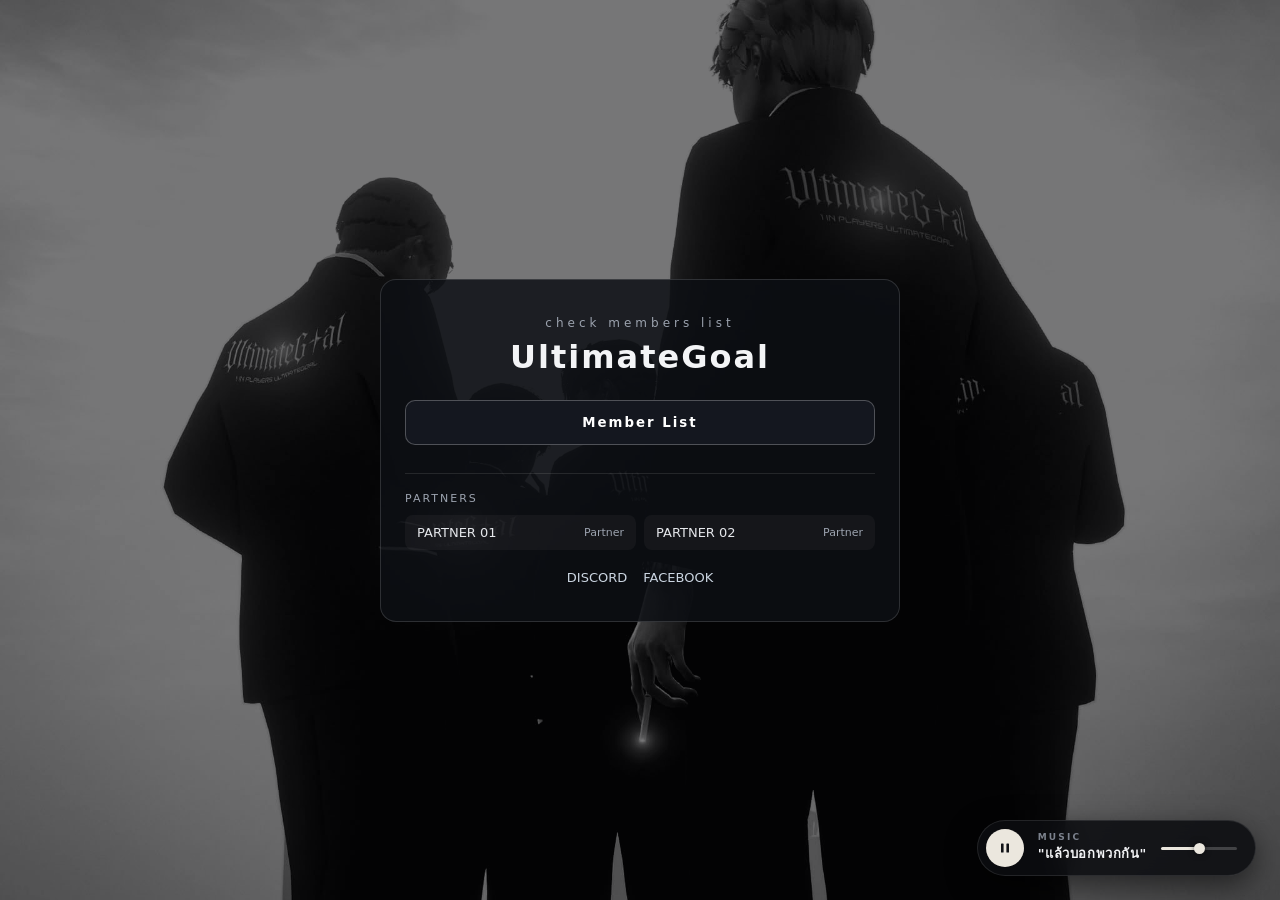
<file: index.html>
<!DOCTYPE html>
<html lang="th">
<head>
  <meta charset="UTF-8" />
  <meta name="viewport" content="width=device-width, initial-scale=1.0" />
  <title>Roster Gate</title>
  <link rel="stylesheet" href="style.css" />
</head>
<body class="gate-page">
  <video id="bg-video" class="bg-media" autoplay muted loop playsinline></video>
  <div id="bg-image" class="bg-media bg-img"></div>
  <div class="overlay"></div>
  <main class="gate-box">
    <img id="group-logo" class="group-logo" alt="Group Logo" />
    <p id="sub-title" class="sub">LOADING...</p>
    <h1 id="group-name" class="title">GROUP</h1>
    <button id="enter-btn" class="enter-btn">Member List</button>

    <section class="partners-box">
      <div class="partners-label">PARTNERS</div>
      <div id="partners-list" class="partners-list"></div>
    </section>

    <div id="socials-box" class="socials"></div>
  </main>

  <script src="gate.js"></script>
  <script src="music-player.js"></script>
</body>
</html>
</file>
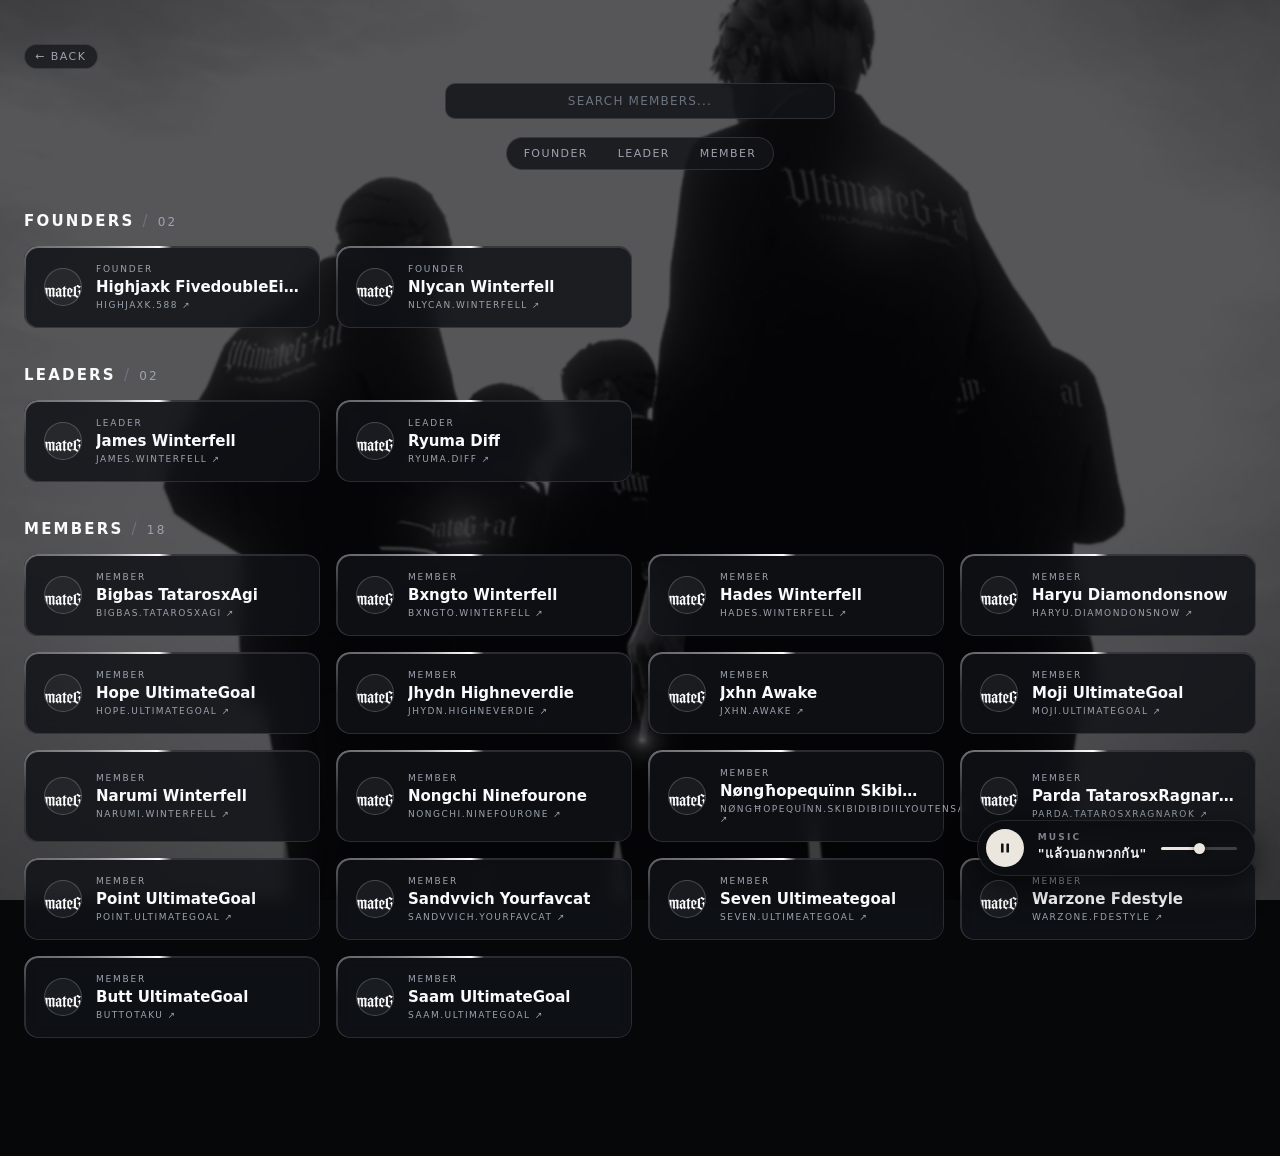
<file: members.html>
<!DOCTYPE html>
<html lang="th">
<head>
  <meta charset="UTF-8" />
  <meta name="viewport" content="width=device-width, initial-scale=1.0" />
  <title>Member Roster</title>
  <link rel="stylesheet" href="style.css" />
</head>
<body class="roster-page">
  <video id="bg-video" class="bg-media" autoplay loop muted playsinline></video>
  <div id="bg-image" class="bg-media bg-img"></div>
  <div class="overlay blur"></div>

  <div class="container">
    <header class="top-bar">
      <a href="index.html" class="back-link">← BACK</a>
      <h1 id="roster-title">ROSTER</h1>
      <input id="search-input" type="text" placeholder="SEARCH MEMBERS..." />
    </header>

    <nav id="role-filters" class="filters"></nav>
    <div id="roster-sections" class="sections"></div>
  </div>

  <script src="roster.js"></script>
  <script src="roster.js"></script>
  <script src="music-player.js"></script>
</body>
</html>
</file>
<file: style.css>
* {
  box-sizing: border-box;
  margin: 0;
  padding: 0;
  font-family: system-ui, -apple-system, sans-serif;
}

body {
  min-height: 100vh;
  background: #060709;
  color: #f3f4f6;
  position: relative;
}

.bg-media {
  position: fixed;
  inset: 0;
  width: 100%;
  height: 100%;
  object-fit: cover;
  z-index: 0;
  pointer-events: none;
  filter: grayscale(100%) contrast(1.08);
}

.bg-img {
  background-size: cover;
  background-position: center;
  background-repeat: no-repeat;
}

.overlay {
  position: fixed;
  inset: 0;
  z-index: 1;
  background: rgba(6, 7, 9, 0.55);
  pointer-events: none;
}

.overlay.blur {
  background: rgba(6, 7, 9, 0.68);
  backdrop-filter: blur(1px);
}

/* --- GATE PAGE --- */
.gate-page {
  display: grid;
  place-items: center;
  padding: 24px;
}

.gate-box {
  position: relative;
  z-index: 2;
  width: 100%;
  max-width: 520px;
  text-align: center;
  padding: 36px 24px;
  border: 1px solid rgba(255, 255, 255, 0.14);
  border-radius: 16px;
  background: rgba(14, 16, 20, 0.85);
}

.group-logo {
  display: none;
  width: 110px;
  height: 110px;
  object-fit: contain;
  margin: 0 auto 14px;
}

.sub {
  letter-spacing: 4px;
  font-size: 12px;
  color: #9ca3af;
  margin-bottom: 8px;
}

.title {
  font-size: 32px;
  letter-spacing: 2px;
  margin-bottom: 24px;
}

.enter-btn {
  width: 100%;
  padding: 14px 20px;
  border: 1px solid rgba(255, 255, 255, 0.25);
  border-radius: 10px;
  background: #14171f;
  color: #fff;
  font-weight: 700;
  letter-spacing: 2px;
  cursor: pointer;
  transition: 0.2s;
}

.enter-btn:hover {
  background: #1f2430;
}

.enter-btn.loading {
  border-color: rgba(255, 255, 255, 0.6);
}

.partners-box {
  margin-top: 28px;
  text-align: left;
  border-top: 1px solid rgba(255, 255, 255, 0.1);
  padding-top: 18px;
}

.partners-label {
  font-size: 11px;
  letter-spacing: 2px;
  color: #9ca3af;
  margin-bottom: 10px;
}

.partners-list {
  display: grid;
  grid-template-columns: repeat(2, minmax(0, 1fr));
  gap: 8px;
}

.partner-item {
  display: flex;
  justify-content: space-between;
  align-items: center;
  padding: 10px 12px;
  border-radius: 8px;
  background: rgba(255, 255, 255, 0.04);
  color: #e5e7eb;
  text-decoration: none;
  font-size: 13px;
}

.partner-item:hover {
  background: rgba(255, 255, 255, 0.09);
}

.partner-tag {
  font-size: 11px;
  color: #9ca3af;
}

.socials {
  margin-top: 20px;
  display: flex;
  justify-content: center;
  gap: 16px;
}

.socials a {
  color: #cbd5e1;
  font-size: 13px;
  text-decoration: none;
}

/* --- ROSTER PAGE --- */
.container {
  position: relative;
  z-index: 2;
  max-width: 1280px;
  margin: 0 auto;
  padding: 44px 24px 80px;
}

.top-bar {
  display: flex;
  flex-direction: column;
  align-items: center;
  gap: 14px;
  margin-bottom: 18px;
}

.back-link {
  align-self: flex-start;
  color: #9ca3af;
  text-decoration: none;
  font-size: 11px;
  letter-spacing: 1.5px;
  padding: 5px 10px;
  border: 1px solid rgba(255, 255, 255, 0.12);
  border-radius: 999px;
  background: rgba(18, 20, 24, 0.75);
}

.back-link:hover {
  color: #ffffff;
  border-color: rgba(255, 255, 255, 0.3);
}

#roster-title {
  display: none;
}

.top-bar input {
  width: 100%;
  max-width: 390px;
  padding: 10px 16px;
  border-radius: 10px;
  border: 1px solid rgba(255, 255, 255, 0.12);
  background: rgba(18, 20, 24, 0.85);
  color: #f3f4f6;
  font-size: 12px;
  letter-spacing: 1.2px;
  text-align: center;
  outline: none;
}

.top-bar input::placeholder {
  color: #6b7280;
}

.top-bar input:focus {
  border-color: rgba(255, 255, 255, 0.32);
}

.filters {
  display: flex;
  justify-content: center;
  align-items: center;
  gap: 8px;
  flex-wrap: wrap;
  margin-bottom: 42px;
}

.filter-group {
  display: inline-flex;
  align-items: center;
  background: rgba(18, 20, 24, 0.85);
  border: 1px solid rgba(255, 255, 255, 0.12);
  border-radius: 999px;
  padding: 3px;
  gap: 2px;
}

.filter-btn {
  display: inline-flex;
  align-items: center;
  gap: 6px;
  padding: 6px 14px;
  border-radius: 999px;
  border: none;
  background: transparent;
  color: #9ca3af;
  font-size: 11px;
  letter-spacing: 1.4px;
  cursor: pointer;
  transition: 0.18s;
}

.filter-btn:hover {
  color: #f3f4f6;
}

.filter-btn.active {
  background: rgba(255, 255, 255, 0.11);
  color: #ffffff;
}

.filter-count {
  font-size: 10px;
  padding: 1px 6px;
  border-radius: 999px;
  background: rgba(255, 255, 255, 0.12);
  color: #e5e7eb;
}

.clear-btn {
  width: 30px;
  height: 30px;
  border-radius: 999px;
  border: 1px solid rgba(255, 255, 255, 0.12);
  background: rgba(18, 20, 24, 0.85);
  color: #9ca3af;
  font-size: 12px;
  cursor: pointer;
}

.clear-btn:hover {
  color: #ffffff;
  border-color: rgba(255, 255, 255, 0.3);
}

.role-section {
  margin-bottom: 38px;
}

.role-heading {
  display: flex;
  align-items: baseline;
  gap: 8px;
  font-size: 15px;
  font-weight: 700;
  letter-spacing: 2.2px;
  color: #f9fafb;
  margin-bottom: 16px;
}

.role-slash {
  color: #6b7280;
  font-weight: 400;
}

.role-count {
  font-size: 12px;
  color: #9ca3af;
  font-weight: 500;
}

.cards-grid {
  display: grid;
  grid-template-columns: repeat(4, minmax(0, 1fr));
  gap: 16px;
}

@media (max-width: 1100px) {
  .cards-grid {
    grid-template-columns: repeat(3, minmax(0, 1fr));
  }
}

@media (max-width: 820px) {
  .cards-grid {
    grid-template-columns: repeat(2, minmax(0, 1fr));
  }
}

@media (max-width: 540px) {
  .cards-grid {
    grid-template-columns: 1fr;
  }
}

@property --border-angle {
  syntax: "<angle>";
  inherits: true;
  initial-value: 0deg;
}

@keyframes border-spin {
  to {
    --border-angle: 360deg;
  }
}

.member-card {
  position: relative;
  display: flex;
  align-items: center;
  gap: 14px;
  padding: 18px 20px;
  border-radius: 14px;
  background: rgba(16, 18, 23, 0.84);
  backdrop-filter: blur(8px);
  outline: none;
  z-index: 1;
  transition: background 0.2s ease, box-shadow 0.2s ease;
}

.member-card::before {
  content: "";
  position: absolute;
  inset: 0;
  border-radius: 14px;
  padding: 1.5px;
  background: conic-gradient(
    from var(--border-angle, 0deg),
    rgba(255, 255, 255, 0.12) 0deg,
    rgba(255, 255, 255, 0.12) 270deg,
    rgba(255, 255, 255, 0.85) 318deg,
    #ffffff 342deg,
    rgba(255, 255, 255, 0.12) 360deg
  );
  -webkit-mask:
    linear-gradient(#fff 0 0) content-box,
    linear-gradient(#fff 0 0);
  -webkit-mask-composite: xor;
  mask-composite: exclude;
  pointer-events: none;
  animation: border-spin 3.2s linear infinite;
}

.member-card:hover,
.member-card:focus-visible {
  background: rgba(22, 25, 32, 0.92);
  box-shadow: 0 0 18px rgba(255, 255, 255, 0.1);
}

.member-card:hover::before,
.member-card:focus-visible::before {
  padding: 2px;
  background: conic-gradient(
    from var(--border-angle, 0deg),
    rgba(255, 255, 255, 0.16) 0deg,
    rgba(255, 255, 255, 0.16) 245deg,
    rgba(255, 255, 255, 0.95) 310deg,
    #ffffff 342deg,
    rgba(255, 255, 255, 0.16) 360deg
  );
}

.card-avatar {
  width: 38px;
  height: 38px;
  border-radius: 999px;
  border: 1px solid rgba(255, 255, 255, 0.2);
  background: rgba(255, 255, 255, 0.05);
  display: grid;
  place-items: center;
  flex-shrink: 0;
  font-size: 11px;
  font-weight: 700;
  color: #e5e7eb;
  overflow: hidden;
}

.card-avatar-img {
  width: 100%;
  height: 100%;
  object-fit: cover;
}

.card-meta {
  display: flex;
  flex-direction: column;
  gap: 4px;
  min-width: 0;
}

.card-role {
  font-size: 9px;
  letter-spacing: 1.8px;
  color: #9ca3af;
  text-transform: uppercase;
}

.card-name {
  font-size: 15px;
  font-weight: 600;
  color: #f9fafb;
  white-space: nowrap;
  overflow: hidden;
  text-overflow: ellipsis;
}

.card-platform {
  font-size: 9px;
  letter-spacing: 1.5px;
  color: #6b7280;
  text-transform: uppercase;
  text-decoration: none;
  display: inline-flex;
  align-items: center;
  gap: 4px;
  width: fit-content;
}

.card-platform-link {
  color: #9ca3af;
  transition: color 0.15s ease;
}

.card-platform-link:hover {
  color: #ffffff;
  text-decoration: underline;
}

.empty-msg {
  text-align: center;
  color: #9ca3af;
  padding: 40px 0;
}
</file>
